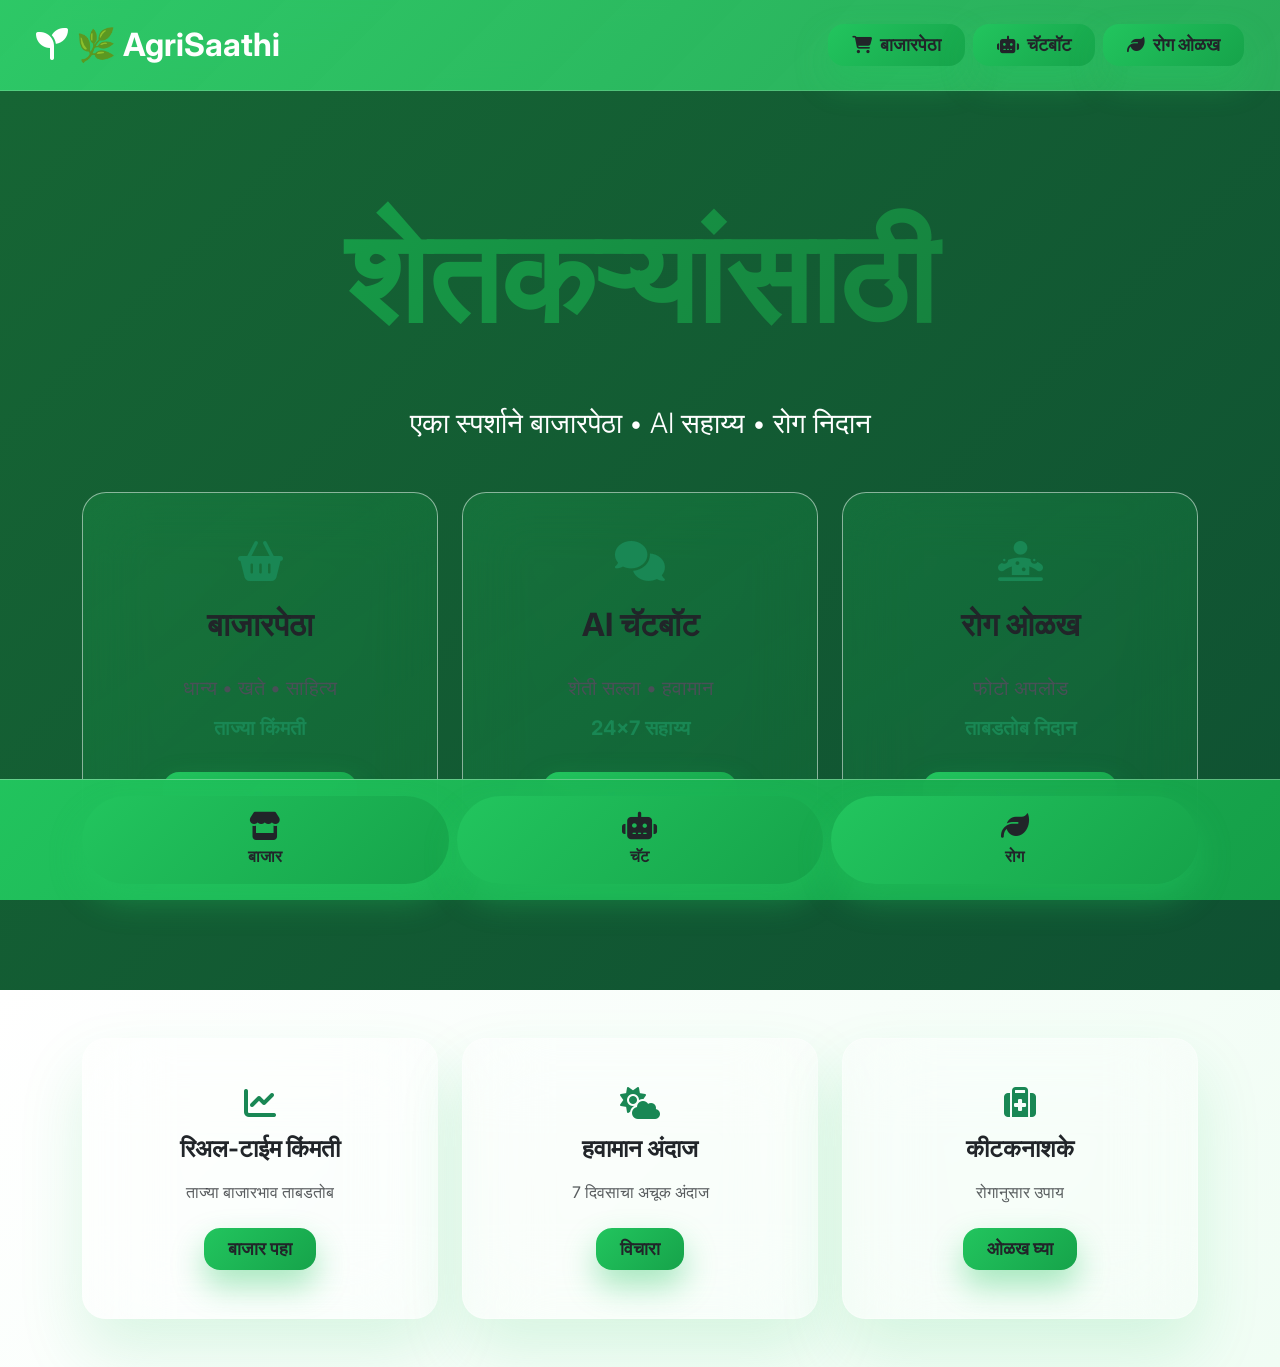
<file: 1.HTML>
<!DOCTYPE html>
<html lang="mr">
<head>
    <meta charset="UTF-8">
    <meta name="viewport" content="width=device-width, initial-scale=1.0">
    <title>🌿 AgriSaathi</title>
    <link href="https://cdn.jsdelivr.net/npm/bootstrap@5.3.3/dist/css/bootstrap.min.css" rel="stylesheet">
    <link href="https://cdnjs.cloudflare.com/ajax/libs/font-awesome/6.5.1/css/all.min.css" rel="stylesheet">
    <link href="https://fonts.googleapis.com/css2?family=Inter:wght@300;400;500;600;700;800;900&display=swap" rel="stylesheet">
    <style>
        :root {
            --green-50: #f0fdf4; --green-100: #dcfce7; --green-400: #4ade80;
            --green-500: #22c55e; --green-600: #16a34a; --green-700: #15803d;
            --green-800: #166534; --green-900: #14532d; --green-950: #0f5132;
        }
        * { font-family: 'Inter', -apple-system, sans-serif; }
        body { 
            background: linear-gradient(135deg, var(--green-50) 0%, var(--green-100) 50%, #ffffff 100%);
            overflow-x: hidden; margin: 0; padding: 0;
        }
        .glassmorphism {
            background: rgba(255, 255, 255, 0.25);
            backdrop-filter: blur(40px); 
            border: 1px solid rgba(255, 255, 255, 0.3);
            box-shadow: 0 32px 64px rgba(34, 197, 94, 0.15);
            border-radius: 24px;
        }
        .hero-card {
            background: linear-gradient(145deg, rgba(34, 197, 94, 0.2), rgba(22, 163, 74, 0.15));
            backdrop-filter: blur(30px);
            border: 1px solid rgba(255, 255, 255, 0.5);
            border-radius: 24px;
            transition: all 0.5s cubic-bezier(0.4, 0, 0.2, 1);
            overflow: hidden;
            position: relative;
        }
        .hero-card::before {
            content: '';
            position: absolute;
            top: 0; left: -100%;
            width: 100%; height: 100%;
            background: linear-gradient(90deg, transparent, rgba(255,255,255,0.3), transparent);
            transition: left 0.7s;
        }
        .hero-card:hover::before { left: 100%; }
        .hero-card:hover {
            transform: translateY(-20px) scale(1.02);
            box-shadow: 0 48px 96px rgba(34, 197, 94, 0.25);
        }
        .cta-gradient {
            background: linear-gradient(135deg, var(--green-500), var(--green-600));
            border: none;
            border-radius: 16px;
            font-weight: 700;
            font-size: 1.1rem;
            padding: 16px 32px;
            box-shadow: 0 16px 32px rgba(34, 197, 94, 0.4);
            transition: all 0.4s cubic-bezier(0.4, 0, 0.2, 1);
        }
        .cta-gradient:hover {
            transform: translateY(-6px);
            box-shadow: 0 24px 48px rgba(34, 197, 94, 0.5);
        }
        .hero-title {
            font-size: clamp(4rem, 10vw, 8rem);
            font-weight: 900;
            background: linear-gradient(135deg, var(--green-600), var(--green-800), var(--green-500));
            background-size: 300% 300%;
            -webkit-background-clip: text;
            -webkit-text-fill-color: transparent;
            background-clip: text;
            animation: gradient-flow 6s ease infinite;
        }
        @keyframes gradient-flow {
            0%, 100% { background-position: 0% 50%; }
            50% { background-position: 100% 50%; }
        }
        @keyframes float-soft {
            0%, 100% { transform: translateY(0px); }
            50% { transform: translateY(-12px); }
        }
        .float-icon { animation: float-soft 6s ease-in-out infinite; }
        .navbar-perfect {
            background: linear-gradient(135deg, rgba(34, 197, 94, 0.95), rgba(22, 163, 74, 0.9));
            backdrop-filter: blur(30px);
            border-bottom: 1px solid rgba(255, 255, 255, 0.2);
        }
        .bottom-nav {
            background: linear-gradient(135deg, rgba(34, 197, 94, 0.98), rgba(22, 163, 74, 0.95));
            backdrop-filter: blur(30px);
            border-top: 1px solid rgba(255, 255, 255, 0.3);
        }
        @media (max-width: 768px) {
            .hero-card { margin: 12px 0; }
            .cta-gradient { padding: 14px 24px; font-size: 1rem; }
        }
    </style>
</head>
<body>
    <!-- PERFECT NAVBAR -->
    <nav class="navbar navbar-expand-lg fixed-top navbar-perfect py-3 px-4" style="z-index: 1000;">
        <div class="container-fluid">
            <a class="navbar-brand fw-bold fs-2 text-white" href="/">
                <i class="fas fa-seedling me-2"></i>🌿 AgriSaathi
            </a>
            <div class="navbar-nav ms-auto gap-2">
                <a href="/marketplace" class="btn cta-gradient px-4 py-2">
                    <i class="fas fa-shopping-cart me-2"></i>बाजारपेठा
                </a>
                <a href="/chatbot" class="btn cta-gradient px-4 py-2">
                    <i class="fas fa-robot me-2"></i>चॅटबॉट
                </a>
                <a href="/disease" class="btn cta-gradient px-4 py-2">
                    <i class="fas fa-leaf me-2"></i>रोग ओळख
                </a>
            </div>
        </div>
    </nav>

    <!-- ULTIMATE HERO -->
    <section class="min-vh-100 d-flex align-items-center py-5" style="margin-top: 90px; background: linear-gradient(135deg, var(--green-800) 0%, var(--green-950) 100%);">
        <div class="container text-center text-white">
            <h1 class="hero-title mb-5 display-1 fw-bold">शेतकऱ्यांसाठी</h1>
            <p class="lead fs-3 mb-5 opacity-90" style="max-width: 600px; margin-inline: auto;">
                एका स्पर्शाने बाजारपेठा • AI सहाय्य • रोग निदान
            </p>
            
            <!-- PERFECT 3-CARD LAYOUT -->
            <div class="row g-4 justify-content-center">
                <!-- MARKETPLACE -->
                <div class="col-xl-4 col-lg-4 col-md-12">
                    <a href="/marketplace" class="hero-card h-100 p-5 text-decoration-none d-block">
                        <div class="text-center h-100 d-flex flex-column justify-content-center">
                            <div class="float-icon mb-4">
                                <i class="fas fa-shopping-basket text-success fs-1"></i>
                            </div>
                            <h2 class="h1 fw-bold mb-4 text-dark fs-2">बाजारपेठा</h2>
                            <p class="fs-5 text-dark-emphasis mb-4 lh-lg">
                                धान्य • खते • साहित्य<br>
                                <span class="text-success fw-bold">ताज्या किंमती</span>
                            </p>
                            <div class="cta-gradient w-75 mx-auto mt-auto">खरेदी करा</div>
                        </div>
                    </a>
                </div>

                <!-- CHATBOT -->
                <div class="col-xl-4 col-lg-4 col-md-12">
                    <a href="/chatbot" class="hero-card h-100 p-5 text-decoration-none d-block">
                        <div class="text-center h-100 d-flex flex-column justify-content-center">
                            <div class="float-icon mb-4">
                                <i class="fas fa-comments text-success fs-1"></i>
                            </div>
                            <h2 class="h1 fw-bold mb-4 text-dark fs-2">AI चॅटबॉट</h2>
                            <p class="fs-5 text-dark-emphasis mb-4 lh-lg">
                                शेती सल्ला • हवामान<br>
                                <span class="text-success fw-bold">24×7 सहाय्य</span>
                            </p>
                            <div class="cta-gradient w-75 mx-auto mt-auto">चॅट सुरू करा</div>
                        </div>
                    </a>
                </div>

                <!-- DISEASE DETECTION -->
                <div class="col-xl-4 col-lg-4 col-md-12">
                    <a href="/disease" class="hero-card h-100 p-5 text-decoration-none d-block">
                        <div class="text-center h-100 d-flex flex-column justify-content-center">
                            <div class="float-icon mb-4">
                                <i class="fas fa-diagnoses text-success fs-1"></i>
                            </div>
                            <h2 class="h1 fw-bold mb-4 text-dark fs-2">रोग ओळख</h2>
                            <p class="fs-5 text-dark-emphasis mb-4 lh-lg">
                                फोटो अपलोड<br>
                                <span class="text-success fw-bold">ताबडतोब निदान</span>
                            </p>
                            <div class="cta-gradient w-75 mx-auto mt-auto">ओळख घ्या</div>
                        </div>
                    </a>
                </div>
            </div>
        </div>
    </section>

    <!-- FEATURE CARDS -->
    <section class="py-5" style="background: linear-gradient(135deg, #ffffff 0%, var(--green-50) 100%);">
        <div class="container">
            <div class="row g-4">
                <div class="col-lg-4 col-md-6">
                    <div class="glassmorphism p-5 text-center">
                        <i class="fas fa-chart-line text-success fs-2 mb-3"></i>
                        <h3 class="h4 fw-bold mb-3 text-dark">रिअल-टाईम किंमती</h3>
                        <p class="text-muted mb-4">ताज्या बाजारभाव ताबडतोब</p>
                        <a href="/marketplace" class="btn cta-gradient px-4 py-2">बाजार पहा</a>
                    </div>
                </div>
                <div class="col-lg-4 col-md-6">
                    <div class="glassmorphism p-5 text-center">
                        <i class="fas fa-cloud-sun text-success fs-2 mb-3"></i>
                        <h3 class="h4 fw-bold mb-3 text-dark">हवामान अंदाज</h3>
                        <p class="text-muted mb-4">7 दिवसाचा अचूक अंदाज</p>
                        <a href="/chatbot" class="btn cta-gradient px-4 py-2">विचारा</a>
                    </div>
                </div>
                <div class="col-lg-4 col-md-6">
                    <div class="glassmorphism p-5 text-center">
                        <i class="fas fa-medkit text-success fs-2 mb-3"></i>
                        <h3 class="h4 fw-bold mb-3 text-dark">कीटकनाशके</h3>
                        <p class="text-muted mb-4">रोगानुसार उपाय</p>
                        <a href="/disease" class="btn cta-gradient px-4 py-2">ओळख घ्या</a>
                    </div>
                </div>
            </div>
        </div>
    </section>

    <!-- PERFECT BOTTOM NAV -->
    <div class="bottom-nav py-3 px-4 position-fixed bottom-0 w-100" style="z-index: 999;">
        <div class="container">
            <div class="row text-center g-2">
                <div class="col-4">
                    <a href="/marketplace" class="btn btn-lg w-100 py-3 cta-gradient fs-6 fw-bold rounded-pill">
                        <i class="fas fa-store fs-3 d-block mb-1"></i>बाजार
                    </a>
                </div>
                <div class="col-4">
                    <a href="/chatbot" class="btn btn-lg w-100 py-3 cta-gradient fs-6 fw-bold rounded-pill">
                        <i class="fas fa-robot fs-3 d-block mb-1"></i>चॅट
                    </a>
                </div>
                <div class="col-4">
                    <a href="/disease" class="btn btn-lg w-100 py-3 cta-gradient fs-6 fw-bold rounded-pill">
                        <i class="fas fa-leaf fs-3 d-block mb-1"></i>रोग
                    </a>
                </div>
            </div>
        </div>
    </div>

    <script src="https://cdn.jsdelivr.net/npm/bootstrap@5.3.3/dist/js/bootstrap.bundle.min.js"></script>
</body>
</html>
</file>
